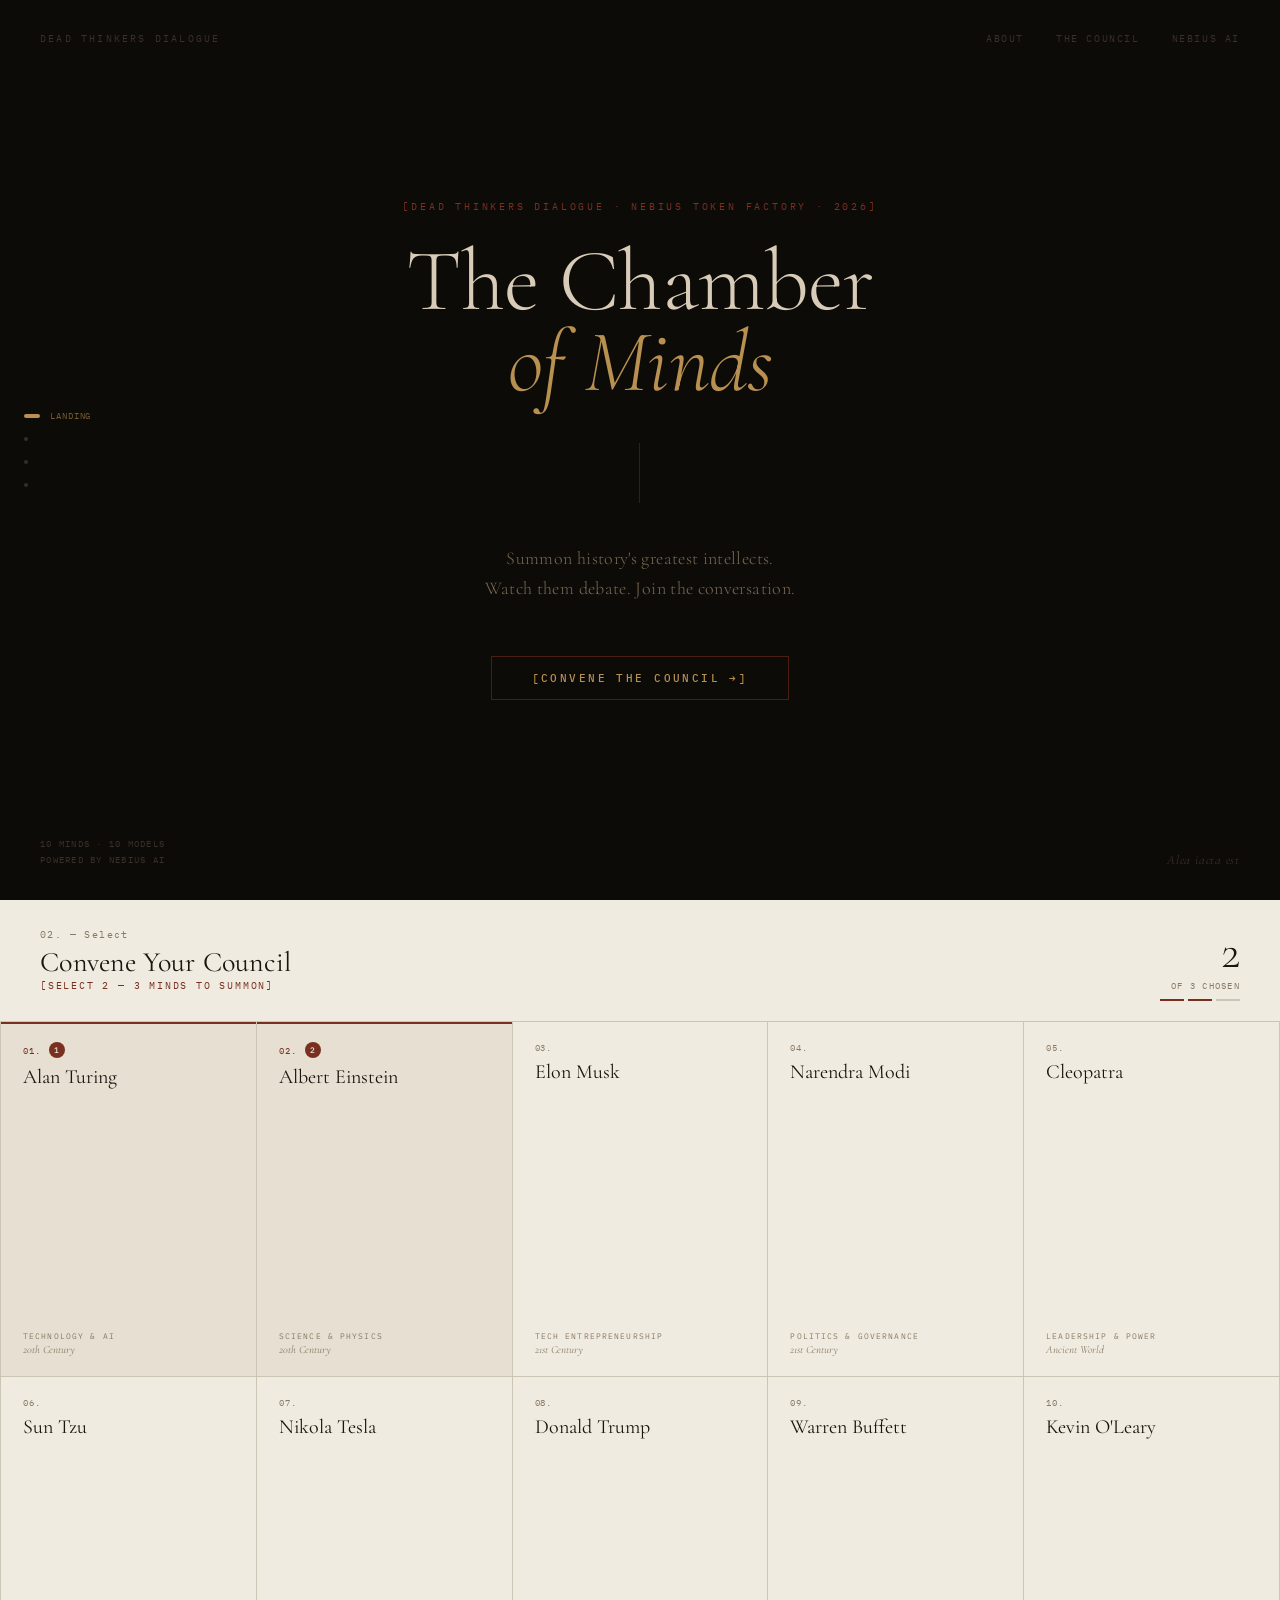
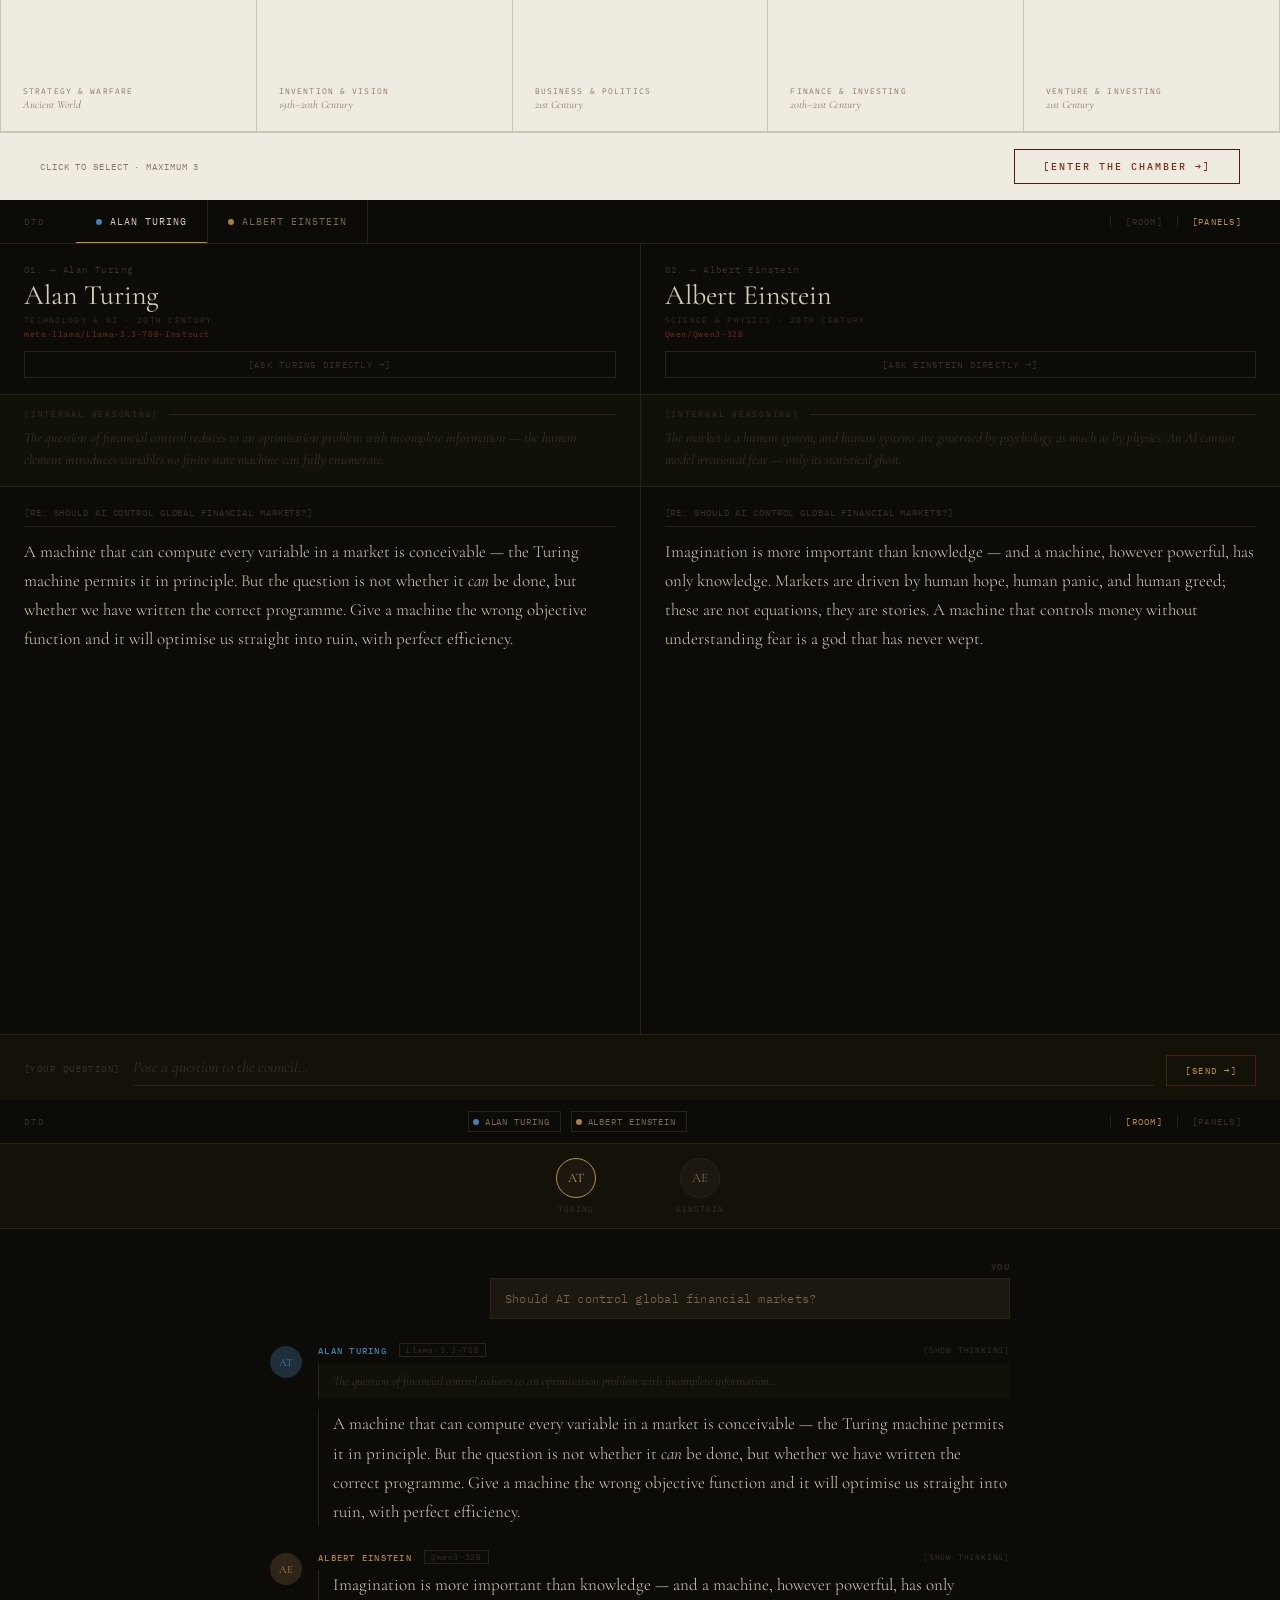
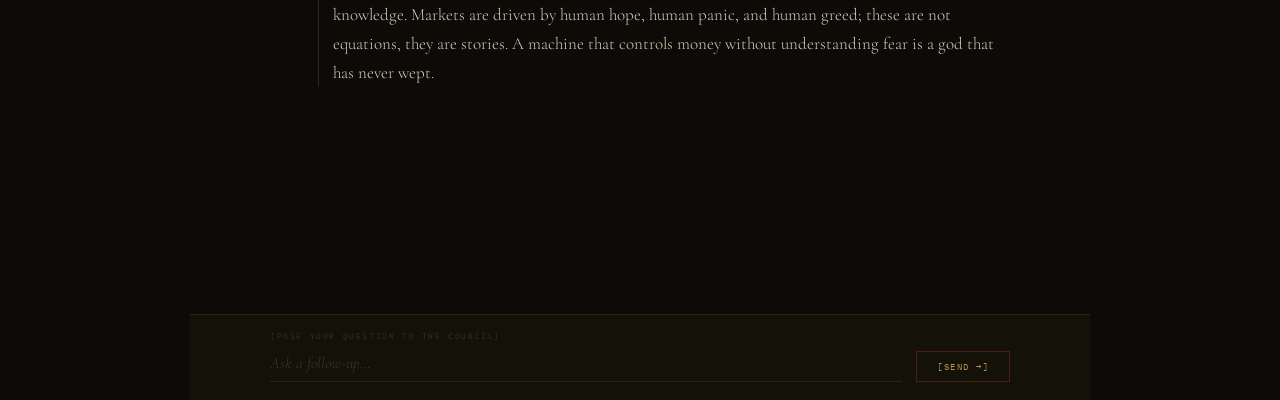
<file: design-preview.html>
<!DOCTYPE html>
<html lang="en">
<head>
<meta charset="UTF-8" />
<meta name="viewport" content="width=device-width, initial-scale=1.0" />
<title>Design Preview — Dead Thinkers Dialogue</title>
<link rel="preconnect" href="https://fonts.googleapis.com" />
<link rel="preconnect" href="https://fonts.gstatic.com" crossorigin />
<link href="https://fonts.googleapis.com/css2?family=Cormorant+Garamond:ital,wght@0,300;0,400;0,600;1,300;1,400;1,600&family=IBM+Plex+Mono:wght@300;400;500&display=swap" rel="stylesheet" />
<style>
*, *::before, *::after { box-sizing: border-box; margin: 0; padding: 0; }

:root {
  --serif: 'Cormorant Garamond', Georgia, serif;
  --mono:  'IBM Plex Mono', 'Courier New', monospace;

  /* Light palette — select screen */
  --cream:      #f0ebe0;
  --cream-deep: #e6dfd2;
  --ink:        #1a150f;
  --ink-mid:    #5a4e3e;
  --ink-muted:  #8a7a65;
  --terra:      #7a3020;
  --terra-dim:  #4a1e12;
  --ochre:      #8a6830;
  --rule:       #ccc4b5;

  /* Dark palette — debate screen */
  --dk:         #0d0b08;
  --dk-surface: #141109;
  --dk-raised:  #1c1810;
  --dk-border:  #2a2318;
  --dk-text:    #d8ccb8;
  --dk-mid:     #7a6a54;
  --dk-muted:   #3a3028;
  --dk-gold:    #b89050;
  --dk-terra:   #7a3020;
}

html { scroll-behavior: smooth; }
body { font-family: var(--mono); }

/* ── Screen container ───────────────────────────────────────────────────── */
.screen {
  width: 100%;
  min-height: 100vh;
  position: relative;
  overflow: hidden;
}

/* ── Screen label ────────────────────────────────────────────────────────── */
.screen-label {
  position: fixed;
  bottom: 24px;
  right: 24px;
  font-family: var(--mono);
  font-size: 10px;
  letter-spacing: 0.12em;
  color: rgba(255,255,255,0.3);
  z-index: 999;
  pointer-events: none;
}

/* ════════════════════════════════════════════════════════════════════════════
   SCREEN 01 — LANDING
   ════════════════════════════════════════════════════════════════════════════ */
#s1 {
  background: var(--dk);
  display: flex;
  flex-direction: column;
  justify-content: center;
  align-items: center;
  padding: 0 80px;
}

.s1-header {
  position: absolute;
  top: 32px;
  left: 40px;
  right: 40px;
  display: flex;
  justify-content: space-between;
  align-items: flex-start;
}

.s1-wordmark {
  font-family: var(--mono);
  font-size: 10px;
  font-weight: 400;
  letter-spacing: 0.22em;
  color: var(--dk-muted);
  text-transform: uppercase;
}

.s1-nav {
  display: flex;
  gap: 32px;
}
.s1-nav a {
  font-family: var(--mono);
  font-size: 10px;
  letter-spacing: 0.16em;
  color: var(--dk-muted);
  text-decoration: none;
  text-transform: uppercase;
}
.s1-nav a:hover { color: var(--dk-gold); }

.s1-center {
  text-align: center;
  max-width: 720px;
  display: flex;
  flex-direction: column;
  align-items: center;
  gap: 0;
}

.s1-overline {
  font-family: var(--mono);
  font-size: 10px;
  letter-spacing: 0.28em;
  color: var(--terra);
  text-transform: uppercase;
  margin-bottom: 28px;
}

.s1-title {
  font-family: var(--serif);
  font-size: 88px;
  font-weight: 300;
  line-height: 0.92;
  color: var(--dk-text);
  letter-spacing: -0.01em;
}
.s1-title em {
  font-style: italic;
  color: var(--dk-gold);
}

.s1-rule {
  width: 1px;
  height: 60px;
  background: var(--dk-border);
  margin: 40px auto;
}

.s1-sub {
  font-family: var(--serif);
  font-size: 18px;
  font-weight: 300;
  line-height: 1.7;
  color: var(--dk-mid);
  letter-spacing: 0.02em;
  margin-bottom: 52px;
}

.s1-cta {
  display: inline-block;
  font-family: var(--mono);
  font-size: 11px;
  font-weight: 500;
  letter-spacing: 0.22em;
  text-transform: uppercase;
  color: var(--dk-gold);
  border: 1px solid var(--terra-dim);
  padding: 14px 40px;
  cursor: pointer;
  text-decoration: none;
  transition: border-color 0.2s, color 0.2s;
}
.s1-cta:hover { border-color: var(--dk-gold); }

.s1-footer {
  position: absolute;
  bottom: 32px;
  left: 40px;
  right: 40px;
  display: flex;
  justify-content: space-between;
  align-items: flex-end;
}

.s1-footer-left {
  font-family: var(--mono);
  font-size: 9px;
  letter-spacing: 0.14em;
  color: var(--dk-muted);
  text-transform: uppercase;
  line-height: 1.8;
}

.s1-footer-right {
  font-family: var(--serif);
  font-style: italic;
  font-size: 13px;
  color: var(--dk-muted);
  letter-spacing: 0.06em;
  text-align: right;
}

.s1-index {
  position: absolute;
  right: 40px;
  top: 50%;
  transform: translateY(-50%);
  display: flex;
  flex-direction: column;
  gap: 10px;
  align-items: flex-end;
}
.s1-index-item {
  font-family: var(--mono);
  font-size: 9px;
  letter-spacing: 0.1em;
  color: var(--dk-muted);
  text-transform: uppercase;
  cursor: pointer;
  display: flex;
  align-items: center;
  gap: 8px;
}
.s1-index-item::before {
  content: '';
  width: 20px;
  height: 1px;
  background: var(--dk-border);
}
.s1-index-item.active { color: var(--dk-gold); }
.s1-index-item.active::before { background: var(--dk-gold); width: 32px; }

/* ════════════════════════════════════════════════════════════════════════════
   SCREEN 02 — CHARACTER SELECT
   ════════════════════════════════════════════════════════════════════════════ */
#s2 {
  background: var(--cream);
  display: flex;
  flex-direction: column;
  padding: 0;
}

.s2-topbar {
  padding: 28px 40px 0;
  display: flex;
  justify-content: space-between;
  align-items: flex-start;
  border-bottom: 1px solid var(--rule);
  padding-bottom: 20px;
  flex-shrink: 0;
}

.s2-section-num {
  font-family: var(--mono);
  font-size: 10px;
  letter-spacing: 0.14em;
  color: var(--ink-muted);
}

.s2-title {
  font-family: var(--serif);
  font-size: 28px;
  font-weight: 400;
  color: var(--ink);
  letter-spacing: 0.01em;
  margin-top: 4px;
}

.s2-instruction {
  font-family: var(--mono);
  font-size: 10px;
  letter-spacing: 0.18em;
  color: var(--terra);
  text-transform: uppercase;
}

.s2-counter {
  text-align: right;
}

.s2-counter-num {
  font-family: var(--serif);
  font-size: 48px;
  font-weight: 300;
  color: var(--ink);
  line-height: 1;
}

.s2-counter-label {
  font-family: var(--mono);
  font-size: 9px;
  letter-spacing: 0.14em;
  color: var(--ink-muted);
  text-transform: uppercase;
  margin-top: 4px;
}

.s2-grid {
  flex: 1;
  display: grid;
  grid-template-columns: repeat(5, 1fr);
  grid-template-rows: repeat(2, 1fr);
  border-left: 1px solid var(--rule);
}

.tcard {
  border-right: 1px solid var(--rule);
  border-bottom: 1px solid var(--rule);
  padding: 20px 22px;
  display: flex;
  flex-direction: column;
  cursor: pointer;
  transition: background 0.15s;
  position: relative;
  min-height: 0;
}
.tcard:hover { background: var(--cream-deep); }

.tcard.selected {
  background: var(--cream-deep);
}
.tcard.selected::before {
  content: '';
  position: absolute;
  top: 0; left: 0; right: 0;
  height: 2px;
  background: var(--terra);
}

.tcard-num {
  font-family: var(--mono);
  font-size: 9px;
  letter-spacing: 0.1em;
  color: var(--ink-muted);
  margin-bottom: 8px;
  display: flex;
  align-items: center;
  gap: 8px;
}
.tcard.selected .tcard-num { color: var(--terra); }

.tcard-sel-badge {
  display: none;
  width: 16px;
  height: 16px;
  border-radius: 50%;
  background: var(--terra);
  color: var(--cream);
  font-size: 8px;
  font-weight: 500;
  align-items: center;
  justify-content: center;
}
.tcard.selected .tcard-sel-badge { display: flex; }

.tcard-name {
  font-family: var(--serif);
  font-size: 20px;
  font-weight: 400;
  color: var(--ink);
  line-height: 1.1;
  flex: 1;
  margin-bottom: 10px;
}

.tcard-domain {
  font-family: var(--mono);
  font-size: 8px;
  letter-spacing: 0.14em;
  color: var(--ink-muted);
  text-transform: uppercase;
  margin-bottom: 2px;
}

.tcard-era {
  font-family: var(--serif);
  font-style: italic;
  font-size: 11px;
  color: var(--ink-muted);
}

.s2-bottombar {
  padding: 16px 40px;
  border-top: 1px solid var(--rule);
  display: flex;
  justify-content: space-between;
  align-items: center;
  flex-shrink: 0;
}

.s2-pips {
  display: flex;
  gap: 4px;
}
.s2-pip {
  width: 24px;
  height: 2px;
  background: var(--rule);
}
.s2-pip.filled { background: var(--terra); }

.s2-cta {
  font-family: var(--mono);
  font-size: 10px;
  font-weight: 500;
  letter-spacing: 0.2em;
  text-transform: uppercase;
  color: var(--terra);
  border: 1px solid var(--terra-dim);
  padding: 10px 28px;
  cursor: pointer;
  background: transparent;
  opacity: 0.4;
  transition: opacity 0.2s, border-color 0.2s;
}
.s2-cta.ready {
  opacity: 1;
}
.s2-cta.ready:hover { border-color: var(--terra); }

/* ════════════════════════════════════════════════════════════════════════════
   SCREEN 03 — PANELS / DEBATE (design-first view)
   ════════════════════════════════════════════════════════════════════════════ */
#s3 {
  background: var(--dk);
  display: flex;
  flex-direction: column;
}

.s3-header {
  height: 44px;
  border-bottom: 1px solid var(--dk-border);
  display: flex;
  align-items: center;
  padding: 0 24px;
  gap: 0;
  flex-shrink: 0;
}

.s3-logo {
  font-family: var(--mono);
  font-size: 9px;
  letter-spacing: 0.2em;
  color: var(--dk-muted);
  text-transform: uppercase;
  margin-right: 32px;
}

.s3-thinker-tabs {
  display: flex;
  flex: 1;
  gap: 0;
  height: 100%;
}

.s3-tab {
  display: flex;
  align-items: center;
  gap: 8px;
  padding: 0 20px;
  border-right: 1px solid var(--dk-border);
  font-family: var(--mono);
  font-size: 10px;
  letter-spacing: 0.1em;
  color: var(--dk-mid);
  text-transform: uppercase;
  cursor: pointer;
  position: relative;
}
.s3-tab.active { color: var(--dk-text); }
.s3-tab.active::after {
  content: '';
  position: absolute;
  bottom: 0; left: 0; right: 0;
  height: 1px;
  background: var(--dk-gold);
}

.s3-tab-dot {
  width: 6px;
  height: 6px;
  border-radius: 50%;
}

.s3-view-btns {
  display: flex;
  gap: 0;
  margin-left: auto;
}

.s3-vbtn {
  font-family: var(--mono);
  font-size: 9px;
  letter-spacing: 0.14em;
  color: var(--dk-muted);
  text-transform: uppercase;
  border: none;
  background: transparent;
  padding: 0 14px;
  cursor: pointer;
  height: 100%;
  border-left: 1px solid var(--dk-border);
}
.s3-vbtn.active { color: var(--dk-gold); }

.s3-panels {
  flex: 1;
  display: flex;
  min-height: 0;
}

.s3-panel {
  flex: 1;
  border-right: 1px solid var(--dk-border);
  display: flex;
  flex-direction: column;
  overflow: hidden;
}
.s3-panel:last-child { border-right: none; }

.s3-panel-head {
  padding: 20px 24px 16px;
  border-bottom: 1px solid var(--dk-border);
  flex-shrink: 0;
}

.s3-panel-num {
  font-family: var(--mono);
  font-size: 9px;
  letter-spacing: 0.16em;
  color: var(--dk-muted);
  margin-bottom: 6px;
}

.s3-panel-name {
  font-family: var(--serif);
  font-size: 28px;
  font-weight: 400;
  color: var(--dk-text);
  line-height: 1;
  margin-bottom: 6px;
}

.s3-panel-meta {
  font-family: var(--mono);
  font-size: 8px;
  letter-spacing: 0.16em;
  color: var(--dk-muted);
  text-transform: uppercase;
}

.s3-panel-model {
  font-family: var(--mono);
  font-size: 8px;
  letter-spacing: 0.08em;
  color: var(--terra);
  margin-top: 4px;
}

.s3-panel-ask {
  margin-top: 12px;
  font-family: var(--mono);
  font-size: 9px;
  letter-spacing: 0.14em;
  color: var(--dk-muted);
  text-transform: uppercase;
  background: transparent;
  border: 1px solid var(--dk-border);
  padding: 7px 14px;
  cursor: pointer;
  width: 100%;
  text-align: center;
  transition: border-color 0.2s, color 0.2s;
}
.s3-panel-ask:hover { border-color: var(--dk-gold); color: var(--dk-gold); }

.s3-thinking-area {
  background: #111009;
  border-bottom: 1px solid var(--dk-border);
  padding: 14px 24px;
  flex-shrink: 0;
}

.s3-think-label {
  font-family: var(--mono);
  font-size: 8px;
  letter-spacing: 0.22em;
  color: var(--dk-muted);
  text-transform: uppercase;
  margin-bottom: 8px;
  display: flex;
  align-items: center;
  gap: 10px;
}
.s3-think-label::after {
  content: '';
  flex: 1;
  height: 1px;
  background: var(--dk-border);
}

.s3-think-text {
  font-family: var(--serif);
  font-style: italic;
  font-size: 14px;
  color: var(--dk-muted);
  line-height: 1.6;
}

.s3-responses {
  flex: 1;
  padding: 20px 24px;
  overflow-y: auto;
  display: flex;
  flex-direction: column;
  gap: 20px;
}

.s3-response-block {}

.s3-response-q {
  font-family: var(--mono);
  font-size: 9px;
  letter-spacing: 0.1em;
  color: var(--dk-muted);
  text-transform: uppercase;
  margin-bottom: 10px;
  padding-bottom: 8px;
  border-bottom: 1px solid var(--dk-border);
}

.s3-response-text {
  font-family: var(--serif);
  font-size: 17px;
  line-height: 1.72;
  color: var(--dk-text);
  font-weight: 300;
}

.s3-empty {
  font-family: var(--serif);
  font-style: italic;
  color: var(--dk-muted);
  font-size: 15px;
  text-align: center;
  margin: auto;
}

.s3-input-area {
  border-top: 1px solid var(--dk-border);
  padding: 14px 24px;
  background: var(--dk-surface);
  flex-shrink: 0;
  display: flex;
  gap: 12px;
  align-items: flex-end;
}

.s3-input-label {
  font-family: var(--mono);
  font-size: 9px;
  letter-spacing: 0.16em;
  color: var(--dk-muted);
  text-transform: uppercase;
  white-space: nowrap;
  padding-bottom: 12px;
}

.s3-input {
  flex: 1;
  background: transparent;
  border: none;
  border-bottom: 1px solid var(--dk-border);
  padding: 8px 0;
  font-family: var(--serif);
  font-size: 16px;
  color: var(--dk-text);
  outline: none;
}
.s3-input::placeholder { color: var(--dk-muted); font-style: italic; }

.s3-send {
  font-family: var(--mono);
  font-size: 9px;
  letter-spacing: 0.16em;
  color: var(--dk-gold);
  background: transparent;
  border: 1px solid var(--terra-dim);
  padding: 9px 18px;
  cursor: pointer;
  text-transform: uppercase;
  transition: border-color 0.2s;
  white-space: nowrap;
}
.s3-send:hover { border-color: var(--dk-gold); }

/* ════════════════════════════════════════════════════════════════════════════
   SCREEN 04 — ROOM VIEW
   ════════════════════════════════════════════════════════════════════════════ */
#s4 {
  background: var(--dk);
  display: flex;
  flex-direction: column;
}

.s4-header {
  height: 44px;
  border-bottom: 1px solid var(--dk-border);
  display: flex;
  align-items: center;
  padding: 0 24px;
  gap: 24px;
  flex-shrink: 0;
}

.s4-logo {
  font-family: var(--mono);
  font-size: 9px;
  letter-spacing: 0.2em;
  color: var(--dk-muted);
  text-transform: uppercase;
}

.s4-thinker-chips {
  display: flex;
  gap: 10px;
  flex: 1;
  justify-content: center;
}

.s4-chip {
  display: flex;
  align-items: center;
  gap: 6px;
  font-family: var(--mono);
  font-size: 9px;
  letter-spacing: 0.1em;
  color: var(--dk-mid);
  text-transform: uppercase;
  border: 1px solid var(--dk-border);
  padding: 4px 10px 4px 4px;
  cursor: pointer;
  transition: border-color 0.2s, color 0.2s;
}
.s4-chip:hover { border-color: var(--dk-gold); color: var(--dk-text); }

.s4-chip-dot {
  width: 6px;
  height: 6px;
  border-radius: 50%;
}

.s4-vbtn { margin-left: auto; }

.s4-seats-bar {
  border-bottom: 1px solid var(--dk-border);
  background: var(--dk-surface);
  padding: 14px 40px;
  display: flex;
  justify-content: center;
  gap: 80px;
  flex-shrink: 0;
}

.s4-seat {
  display: flex;
  flex-direction: column;
  align-items: center;
  gap: 6px;
  cursor: pointer;
}

.s4-seat-avatar {
  width: 40px;
  height: 40px;
  border-radius: 50%;
  border: 1px solid var(--dk-border);
  display: flex;
  align-items: center;
  justify-content: center;
  font-family: var(--serif);
  font-size: 13px;
  color: var(--dk-mid);
  background: var(--dk-raised);
  transition: border-color 0.2s;
}
.s4-seat:hover .s4-seat-avatar { border-color: var(--dk-gold); }
.s4-seat.speaking .s4-seat-avatar {
  border-color: var(--dk-gold);
  color: var(--dk-gold);
}

.s4-seat-name {
  font-family: var(--mono);
  font-size: 8px;
  letter-spacing: 0.12em;
  color: var(--dk-muted);
  text-transform: uppercase;
}

.s4-feed {
  flex: 1;
  overflow-y: auto;
  padding: 32px 80px;
  display: flex;
  flex-direction: column;
  gap: 24px;
  max-width: 900px;
  width: 100%;
  align-self: center;
}

.s4-msg {
  display: flex;
  gap: 16px;
  width: 100%;
}

.s4-msg.user-msg {
  flex-direction: row-reverse;
  max-width: 520px;
  align-self: flex-end;
}

.s4-avatar {
  width: 32px;
  height: 32px;
  border-radius: 50%;
  display: flex;
  align-items: center;
  justify-content: center;
  font-family: var(--serif);
  font-size: 11px;
  flex-shrink: 0;
  margin-top: 3px;
}

.s4-body { flex: 1; min-width: 0; }

.s4-meta {
  display: flex;
  align-items: center;
  gap: 12px;
  margin-bottom: 6px;
}

.s4-name {
  font-family: var(--mono);
  font-size: 9px;
  font-weight: 500;
  letter-spacing: 0.14em;
  text-transform: uppercase;
}

.s4-model-tag {
  font-family: var(--mono);
  font-size: 8px;
  letter-spacing: 0.08em;
  color: var(--dk-muted);
  border: 1px solid var(--dk-border);
  padding: 1px 6px;
}

.s4-think-btn {
  font-family: var(--mono);
  font-size: 8px;
  letter-spacing: 0.1em;
  color: var(--dk-muted);
  background: none;
  border: none;
  cursor: pointer;
  text-transform: uppercase;
  padding: 0;
  margin-left: auto;
  transition: color 0.2s;
}
.s4-think-btn:hover { color: var(--dk-gold); }

.s4-thinking-block {
  background: #111009;
  border-left: 1px solid var(--dk-border);
  padding: 8px 14px;
  margin-bottom: 10px;
  font-family: var(--serif);
  font-style: italic;
  font-size: 13px;
  color: var(--dk-muted);
  line-height: 1.55;
}

.s4-text {
  font-family: var(--serif);
  font-size: 17px;
  line-height: 1.72;
  color: var(--dk-text);
  font-weight: 300;
  padding-left: 14px;
  border-left: 1px solid transparent;
}

.s4-msg.user-msg .s4-text {
  font-family: var(--mono);
  font-size: 12px;
  color: var(--dk-mid);
  background: var(--dk-raised);
  border: 1px solid var(--dk-border);
  border-left: 1px solid var(--dk-border);
  padding: 10px 14px;
  letter-spacing: 0.02em;
  line-height: 1.6;
}

.s4-input-area {
  border-top: 1px solid var(--dk-border);
  padding: 16px 80px 18px;
  background: var(--dk-surface);
  flex-shrink: 0;
  display: flex;
  gap: 14px;
  align-items: flex-end;
  max-width: 900px;
  width: 100%;
  align-self: center;
}

.s4-input-wrap {
  flex: 1;
  display: flex;
  flex-direction: column;
  gap: 4px;
}

.s4-input-label {
  font-family: var(--mono);
  font-size: 8px;
  letter-spacing: 0.2em;
  color: var(--dk-muted);
  text-transform: uppercase;
}

.s4-input {
  background: transparent;
  border: none;
  border-bottom: 1px solid var(--dk-border);
  padding: 8px 0;
  font-family: var(--serif);
  font-size: 16px;
  color: var(--dk-text);
  outline: none;
  width: 100%;
}
.s4-input::placeholder { color: var(--dk-muted); font-style: italic; }

.s4-send {
  font-family: var(--mono);
  font-size: 9px;
  letter-spacing: 0.16em;
  color: var(--dk-gold);
  background: transparent;
  border: 1px solid var(--terra-dim);
  padding: 9px 20px;
  cursor: pointer;
  text-transform: uppercase;
}

/* ── Nav dots ────────────────────────────────────────────────────────────── */
.nav-dots {
  position: fixed;
  left: 24px;
  top: 50%;
  transform: translateY(-50%);
  display: flex;
  flex-direction: column;
  gap: 12px;
  z-index: 999;
}
.nav-dot {
  display: flex;
  align-items: center;
  gap: 10px;
  cursor: pointer;
  text-decoration: none;
}
.nav-dot-pip {
  width: 4px;
  height: 4px;
  border-radius: 50%;
  background: rgba(255,255,255,0.15);
  transition: background 0.2s, width 0.2s;
}
.nav-dot:hover .nav-dot-pip { background: rgba(255,255,255,0.4); }
.nav-dot.active .nav-dot-pip { background: #b89050; width: 16px; border-radius: 2px; }
.nav-dot-label {
  font-family: 'IBM Plex Mono', monospace;
  font-size: 9px;
  letter-spacing: 0.1em;
  color: rgba(255,255,255,0.2);
  text-transform: uppercase;
  opacity: 0;
  transition: opacity 0.2s;
}
.nav-dot:hover .nav-dot-label { opacity: 1; }
.nav-dot.active .nav-dot-label { opacity: 0.6; color: #b89050; }

/* Override nav dot colors for light screens */
#s2 ~ * .nav-dot-pip { background: rgba(0,0,0,0.1); }
</style>
</head>
<body>

<!-- Navigation dots -->
<nav class="nav-dots">
  <a class="nav-dot active" href="#s1"><div class="nav-dot-pip"></div><span class="nav-dot-label">Landing</span></a>
  <a class="nav-dot" href="#s2"><div class="nav-dot-pip"></div><span class="nav-dot-label">Select</span></a>
  <a class="nav-dot" href="#s3"><div class="nav-dot-pip"></div><span class="nav-dot-label">Panels</span></a>
  <a class="nav-dot" href="#s4"><div class="nav-dot-pip"></div><span class="nav-dot-label">Room</span></a>
</nav>

<!-- ══════════════════════════════════════════════════════════════════════════
     SCREEN 01 — LANDING
     ══════════════════════════════════════════════════════════════════════════ -->
<section class="screen" id="s1">

  <div class="s1-header">
    <div>
      <div class="s1-wordmark">Dead Thinkers Dialogue</div>
    </div>
    <nav class="s1-nav">
      <a href="#">About</a>
      <a href="#">The Council</a>
      <a href="#">Nebius AI</a>
    </nav>
  </div>

  <div class="s1-center">
    <div class="s1-overline">[Dead Thinkers Dialogue · Nebius Token Factory · 2026]</div>
    <h1 class="s1-title">The Chamber<br/><em>of Minds</em></h1>
    <div class="s1-rule"></div>
    <p class="s1-sub">
      Summon history's greatest intellects.<br/>
      Watch them debate. Join the conversation.
    </p>
    <a href="#s2" class="s1-cta">[Convene the Council →]</a>
  </div>

  <div class="s1-footer">
    <div class="s1-footer-left">
      10 minds · 10 models<br/>
      Powered by Nebius AI
    </div>
    <div class="s1-footer-right">
      Alea iacta est
    </div>
  </div>

</section>

<!-- ══════════════════════════════════════════════════════════════════════════
     SCREEN 02 — CHARACTER SELECT
     ══════════════════════════════════════════════════════════════════════════ -->
<section class="screen" id="s2">

  <div class="s2-topbar">
    <div>
      <div class="s2-section-num">02. — Select</div>
      <h2 class="s2-title">Convene Your Council</h2>
      <div class="s2-instruction">[Select 2 — 3 minds to summon]</div>
    </div>
    <div class="s2-counter">
      <div class="s2-counter-num" id="sel-count">2</div>
      <div class="s2-counter-label">of 3 chosen</div>
      <div class="s2-pips" style="margin-top:8px; justify-content: flex-end;">
        <div class="s2-pip filled"></div>
        <div class="s2-pip filled"></div>
        <div class="s2-pip"></div>
      </div>
    </div>
  </div>

  <div class="s2-grid">
    <!-- Row 1 -->
    <div class="tcard selected">
      <div class="tcard-num">01. <div class="tcard-sel-badge">1</div></div>
      <div class="tcard-name">Alan Turing</div>
      <div class="tcard-domain">Technology &amp; AI</div>
      <div class="tcard-era">20th Century</div>
    </div>
    <div class="tcard selected">
      <div class="tcard-num">02. <div class="tcard-sel-badge">2</div></div>
      <div class="tcard-name">Albert Einstein</div>
      <div class="tcard-domain">Science &amp; Physics</div>
      <div class="tcard-era">20th Century</div>
    </div>
    <div class="tcard">
      <div class="tcard-num">03. <div class="tcard-sel-badge"></div></div>
      <div class="tcard-name">Elon Musk</div>
      <div class="tcard-domain">Tech Entrepreneurship</div>
      <div class="tcard-era">21st Century</div>
    </div>
    <div class="tcard">
      <div class="tcard-num">04. <div class="tcard-sel-badge"></div></div>
      <div class="tcard-name">Narendra Modi</div>
      <div class="tcard-domain">Politics &amp; Governance</div>
      <div class="tcard-era">21st Century</div>
    </div>
    <div class="tcard">
      <div class="tcard-num">05. <div class="tcard-sel-badge"></div></div>
      <div class="tcard-name">Cleopatra</div>
      <div class="tcard-domain">Leadership &amp; Power</div>
      <div class="tcard-era">Ancient World</div>
    </div>
    <!-- Row 2 -->
    <div class="tcard">
      <div class="tcard-num">06. <div class="tcard-sel-badge"></div></div>
      <div class="tcard-name">Sun Tzu</div>
      <div class="tcard-domain">Strategy &amp; Warfare</div>
      <div class="tcard-era">Ancient World</div>
    </div>
    <div class="tcard">
      <div class="tcard-num">07. <div class="tcard-sel-badge"></div></div>
      <div class="tcard-name">Nikola Tesla</div>
      <div class="tcard-domain">Invention &amp; Vision</div>
      <div class="tcard-era">19th–20th Century</div>
    </div>
    <div class="tcard">
      <div class="tcard-num">08. <div class="tcard-sel-badge"></div></div>
      <div class="tcard-name">Donald Trump</div>
      <div class="tcard-domain">Business &amp; Politics</div>
      <div class="tcard-era">21st Century</div>
    </div>
    <div class="tcard">
      <div class="tcard-num">09. <div class="tcard-sel-badge"></div></div>
      <div class="tcard-name">Warren Buffett</div>
      <div class="tcard-domain">Finance &amp; Investing</div>
      <div class="tcard-era">20th–21st Century</div>
    </div>
    <div class="tcard">
      <div class="tcard-num">10. <div class="tcard-sel-badge"></div></div>
      <div class="tcard-name">Kevin O'Leary</div>
      <div class="tcard-domain">Venture &amp; Investing</div>
      <div class="tcard-era">21st Century</div>
    </div>
  </div>

  <div class="s2-bottombar">
    <div style="font-family:var(--mono);font-size:9px;letter-spacing:0.1em;color:var(--ink-muted);text-transform:uppercase;">
      Click to select · maximum 3
    </div>
    <button class="s2-cta ready">[Enter the Chamber →]</button>
  </div>

</section>

<!-- ══════════════════════════════════════════════════════════════════════════
     SCREEN 03 — PANELS VIEW
     ══════════════════════════════════════════════════════════════════════════ -->
<section class="screen" id="s3">

  <header class="s3-header">
    <div class="s3-logo">DTD</div>
    <div class="s3-thinker-tabs">
      <div class="s3-tab active">
        <div class="s3-tab-dot" style="background:#4a7fa8"></div>
        Alan Turing
      </div>
      <div class="s3-tab">
        <div class="s3-tab-dot" style="background:#a87d4a"></div>
        Albert Einstein
      </div>
    </div>
    <div class="s3-view-btns">
      <button class="s3-vbtn">[Room]</button>
      <button class="s3-vbtn active">[Panels]</button>
    </div>
  </header>

  <div class="s3-panels">

    <!-- Panel 1 — Turing -->
    <div class="s3-panel">
      <div class="s3-panel-head">
        <div class="s3-panel-num">01. — Alan Turing</div>
        <div class="s3-panel-name">Alan Turing</div>
        <div class="s3-panel-meta">Technology &amp; AI · 20th Century</div>
        <div class="s3-panel-model">meta-llama/Llama-3.3-70B-Instruct</div>
        <button class="s3-panel-ask">[Ask Turing directly →]</button>
      </div>

      <div class="s3-thinking-area">
        <div class="s3-think-label">[Internal Reasoning]</div>
        <div class="s3-think-text">
          The question of financial control reduces to an optimisation problem with incomplete information —
          the human element introduces variables no finite state machine can fully enumerate.
        </div>
      </div>

      <div class="s3-responses">
        <div class="s3-response-block">
          <div class="s3-response-q">[Re: Should AI control global financial markets?]</div>
          <div class="s3-response-text">
            A machine that can compute every variable in a market is conceivable — the Turing machine permits it in principle.
            But the question is not whether it <em>can</em> be done, but whether we have written the correct programme.
            Give a machine the wrong objective function and it will optimise us straight into ruin, with perfect efficiency.
          </div>
        </div>
      </div>
    </div>

    <!-- Panel 2 — Einstein -->
    <div class="s3-panel">
      <div class="s3-panel-head">
        <div class="s3-panel-num">02. — Albert Einstein</div>
        <div class="s3-panel-name">Albert Einstein</div>
        <div class="s3-panel-meta">Science &amp; Physics · 20th Century</div>
        <div class="s3-panel-model">Qwen/Qwen3-32B</div>
        <button class="s3-panel-ask">[Ask Einstein directly →]</button>
      </div>

      <div class="s3-thinking-area">
        <div class="s3-think-label">[Internal Reasoning]</div>
        <div class="s3-think-text">
          The market is a human system, and human systems are governed by psychology as much as by physics.
          An AI cannot model irrational fear — only its statistical ghost.
        </div>
      </div>

      <div class="s3-responses">
        <div class="s3-response-block">
          <div class="s3-response-q">[Re: Should AI control global financial markets?]</div>
          <div class="s3-response-text">
            Imagination is more important than knowledge — and a machine, however powerful, has only knowledge.
            Markets are driven by human hope, human panic, and human greed; these are not equations, they are stories.
            A machine that controls money without understanding fear is a god that has never wept.
          </div>
        </div>
      </div>
    </div>

  </div>

  <div class="s3-input-area">
    <div class="s3-input-label">[Your Question]</div>
    <input class="s3-input" placeholder="Pose a question to the council…" />
    <button class="s3-send">[Send →]</button>
  </div>

</section>

<!-- ══════════════════════════════════════════════════════════════════════════
     SCREEN 04 — ROOM VIEW
     ══════════════════════════════════════════════════════════════════════════ -->
<section class="screen" id="s4">

  <header class="s4-header">
    <div class="s4-logo">DTD</div>
    <div class="s4-thinker-chips">
      <div class="s4-chip">
        <div class="s4-chip-dot" style="background:#4a7fa8"></div>
        Alan Turing
      </div>
      <div class="s4-chip">
        <div class="s4-chip-dot" style="background:#a87d4a"></div>
        Albert Einstein
      </div>
    </div>
    <div class="s3-view-btns s4-vbtn">
      <button class="s3-vbtn active">[Room]</button>
      <button class="s3-vbtn">[Panels]</button>
    </div>
  </header>

  <div class="s4-seats-bar">
    <div class="s4-seat speaking">
      <div class="s4-seat-avatar">AT</div>
      <div class="s4-seat-name">Turing</div>
    </div>
    <div class="s4-seat">
      <div class="s4-seat-avatar">AE</div>
      <div class="s4-seat-name">Einstein</div>
    </div>
  </div>

  <div class="s4-feed">

    <!-- User message -->
    <div class="s4-msg user-msg">
      <div class="s4-body">
        <div class="s4-meta" style="flex-direction:row-reverse">
          <span class="s4-name" style="color:var(--dk-muted)">You</span>
        </div>
        <div class="s4-text">Should AI control global financial markets?</div>
      </div>
    </div>

    <!-- Turing message -->
    <div class="s4-msg">
      <div class="s4-avatar" style="background:#1e2e3a; color:#4a7fa8">AT</div>
      <div class="s4-body">
        <div class="s4-meta">
          <span class="s4-name" style="color:#4a7fa8">Alan Turing</span>
          <span class="s4-model-tag">Llama-3.3-70B</span>
          <button class="s4-think-btn">[show thinking]</button>
        </div>
        <div class="s4-thinking-block">
          The question of financial control reduces to an optimisation problem with incomplete information…
        </div>
        <div class="s4-text" style="border-left-color:#4a7fa840">
          A machine that can compute every variable in a market is conceivable — the Turing machine permits it in principle.
          But the question is not whether it <em>can</em> be done, but whether we have written the correct programme.
          Give a machine the wrong objective function and it will optimise us straight into ruin, with perfect efficiency.
        </div>
      </div>
    </div>

    <!-- Einstein message -->
    <div class="s4-msg">
      <div class="s4-avatar" style="background:#2e2418; color:#a87d4a">AE</div>
      <div class="s4-body">
        <div class="s4-meta">
          <span class="s4-name" style="color:#a87d4a">Albert Einstein</span>
          <span class="s4-model-tag">Qwen3-32B</span>
          <button class="s4-think-btn">[show thinking]</button>
        </div>
        <div class="s4-text" style="border-left-color:#a87d4a40">
          Imagination is more important than knowledge — and a machine, however powerful, has only knowledge.
          Markets are driven by human hope, human panic, and human greed; these are not equations, they are stories.
          A machine that controls money without understanding fear is a god that has never wept.
        </div>
      </div>
    </div>

  </div>

  <div class="s4-input-area">
    <div class="s4-input-wrap">
      <div class="s4-input-label">[Pose your question to the council]</div>
      <input class="s4-input" placeholder="Ask a follow-up…" />
    </div>
    <button class="s4-send">[Send →]</button>
  </div>

</section>

<script>
const dots = document.querySelectorAll('.nav-dot');
const sections = ['s1','s2','s3','s4'];

function updateDots() {
  const scrollY = window.scrollY;
  const h = window.innerHeight;
  const idx = Math.round(scrollY / h);
  dots.forEach((d,i) => d.classList.toggle('active', i === idx));
}

window.addEventListener('scroll', updateDots, { passive: true });
updateDots();
</script>
</body>
</html>
</file>
